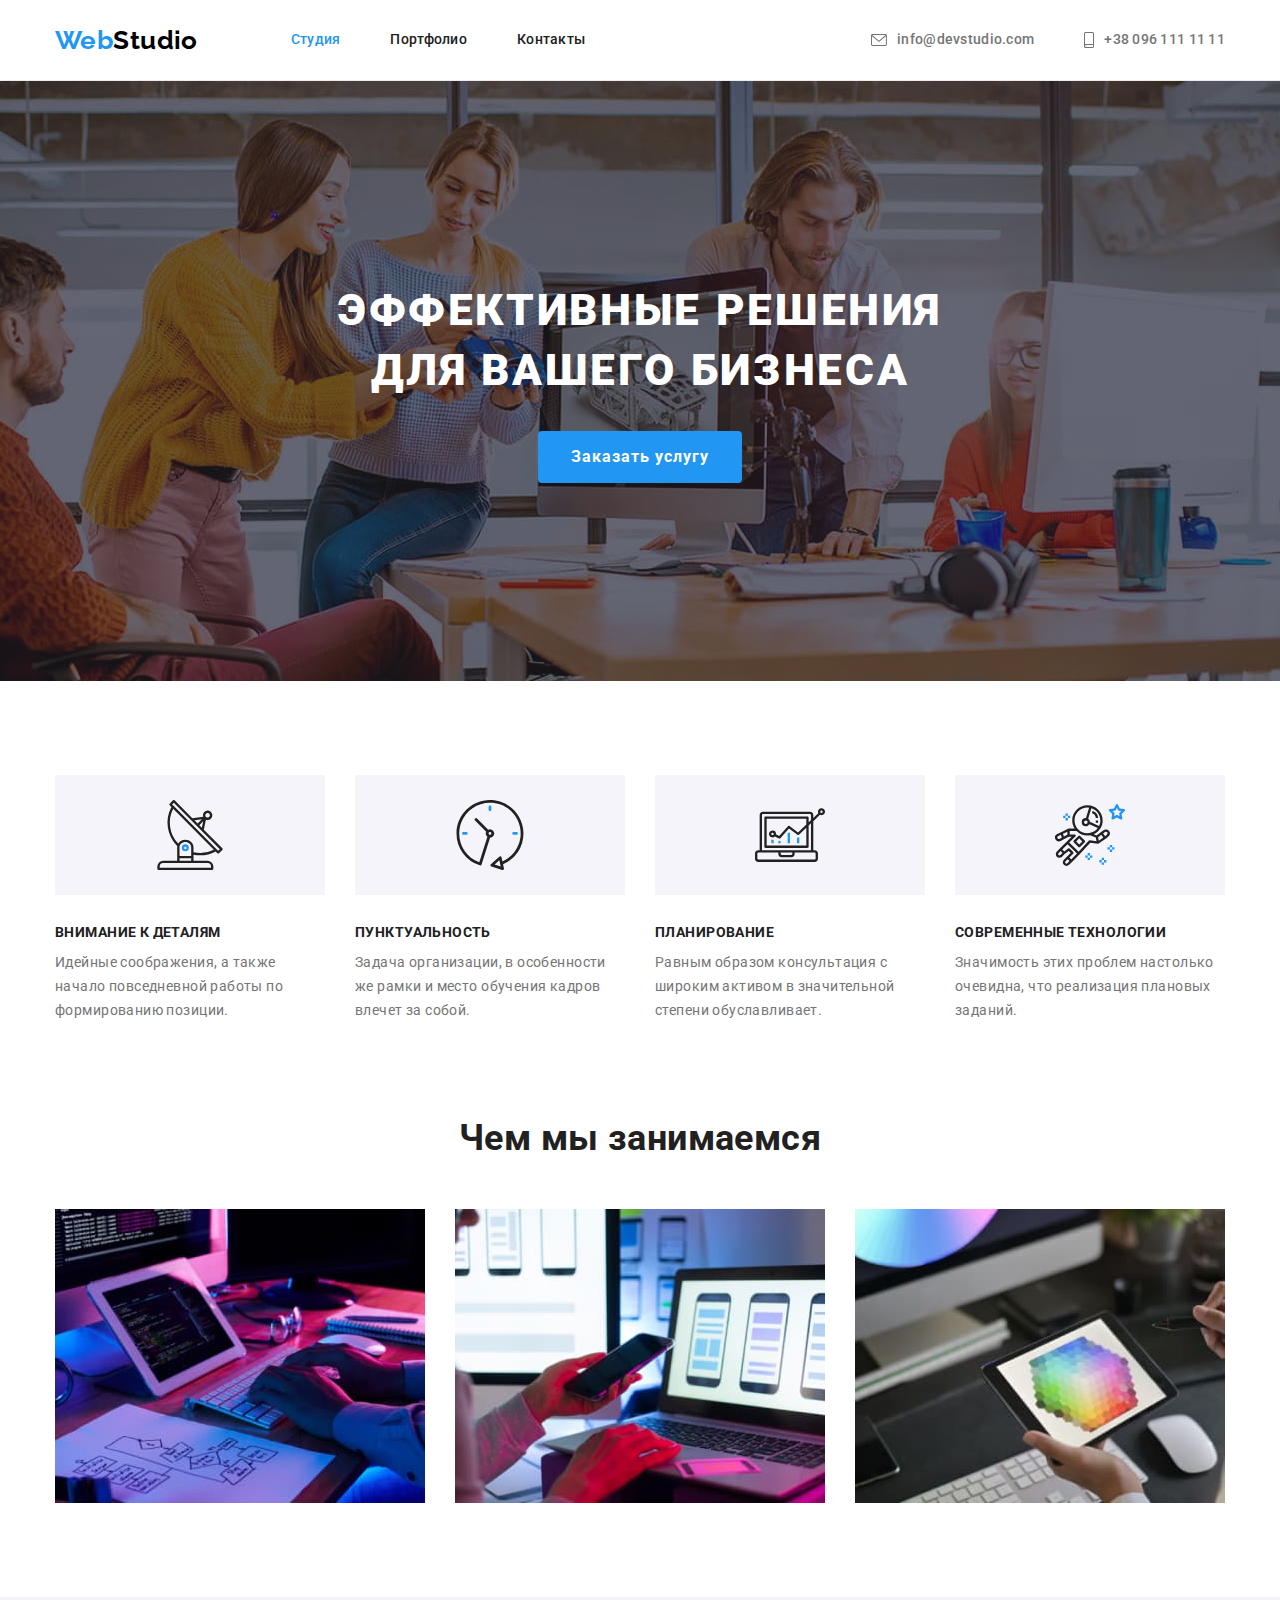
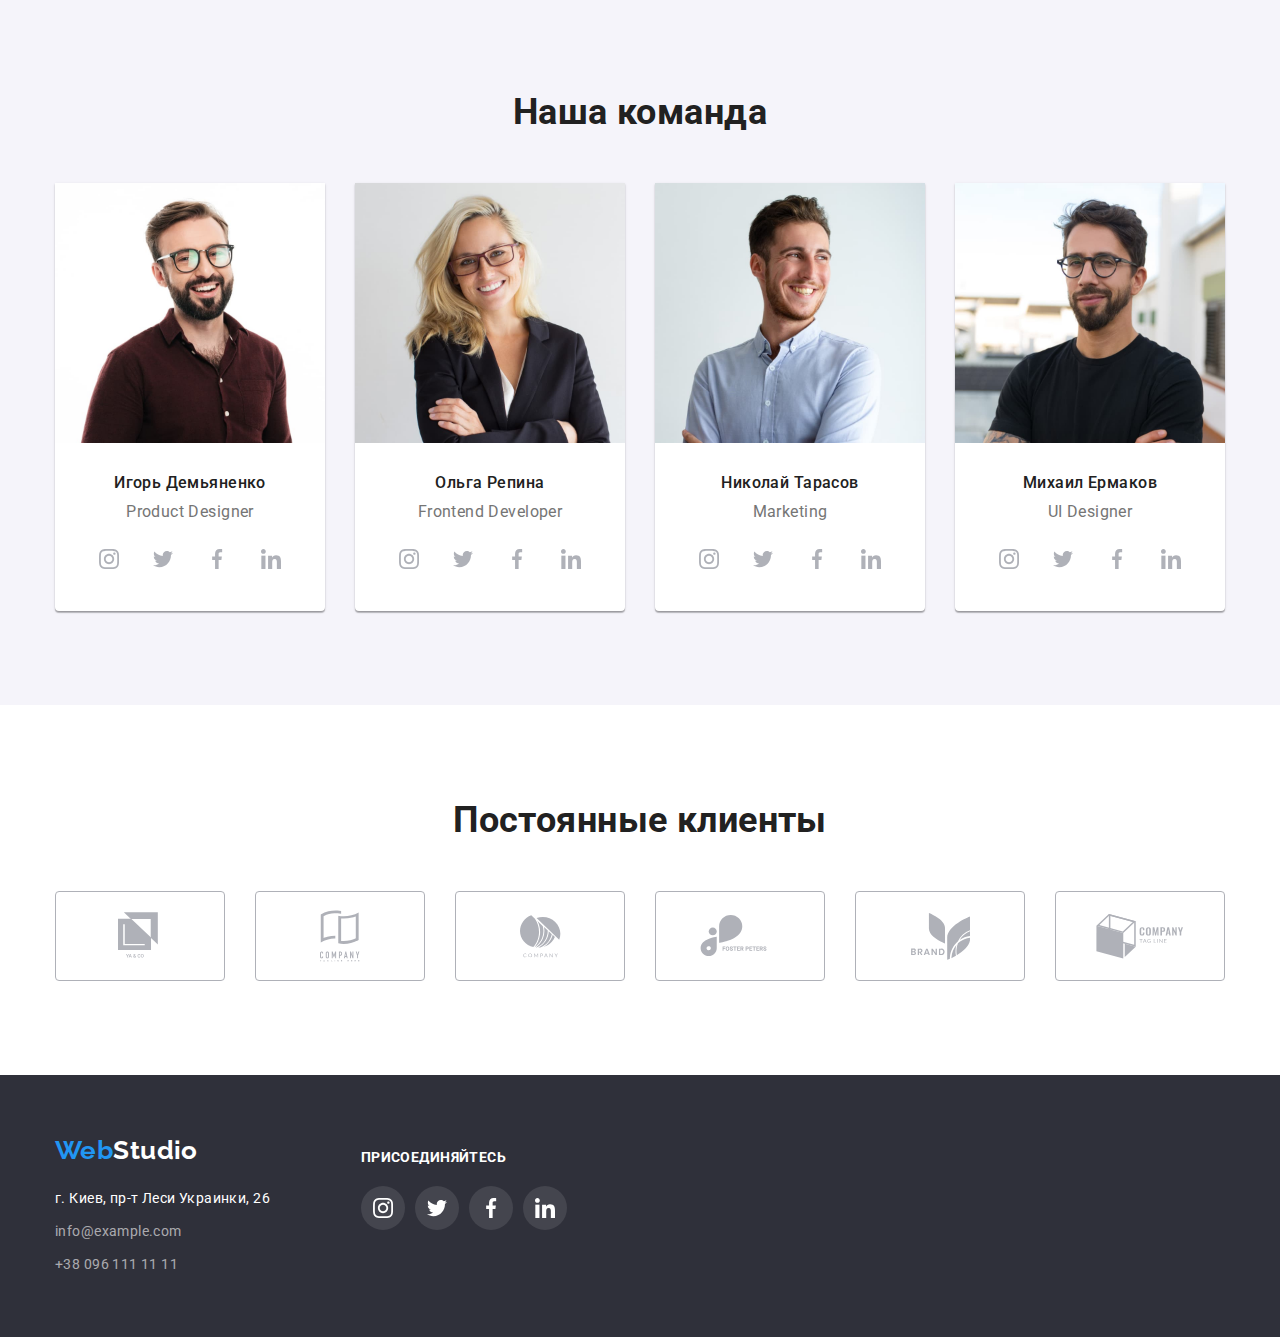
<file: index.html>
<!DOCTYPE html>
<html lang="ru">
  <head>
    <meta charset="UTF-8" />
    <meta http-equiv="X-UA-Compatible" content="IE=edge" />
    <meta name="viewport" content="width=device-width, initial-scale=1.0" />
    <title>WebStudio</title>
    <link
      rel="stylesheet"
      href="https://cdnjs.cloudflare.com/ajax/libs/modern-normalize/0.2.0/modern-normalize.min.css"
    />
    <link rel="preconnect" href="https://fonts.gstatic.com" />
    <link
      href="https://fonts.googleapis.com/css2?family=Raleway:wght@700&family=Roboto:wght@400;500;700;900&display=swap"
      rel="stylesheet"
    />
    <link rel="stylesheet" href="./css/styles.css" />
  </head>

  <body>
    <!-- Шапка сайта -->
    <header class="header">
      <div class="container">
        <div class="nav-main">
          <nav class="nav">
            <a href="./index.html" class="link logo"> Web<span class="accent">Studio</span> </a>

            <ul class="nav-section">
              <li class="nav-item"><a href="./index.html" class="link current">Студия</a></li>
              <li class="nav-item"><a href="./portfolio.html" class="link">Портфолио</a></li>
              <li class="nav-item"><a href="" class="link">Контакты</a></li>
            </ul>
          </nav>
          <ul class="address-header">
            <li class="nav-address">
              <a href="mailto:info@devstudio.com" class="link">
                <svg class="icon-address" width="16" height="12">
                  <use href="./images/icons/sprite.svg#icon-mail"></use>
                </svg>
                info@devstudio.com
              </a>
            </li>
            <li class="nav-address">
              <a href="tel:+380961111111" class="link">
                <svg class="icon-address" width="10" height="16">
                  <use href="./images/icons/sprite.svg#icon-phone"></use>
                </svg>
                +38 096 111 11 11
              </a>
            </li>
          </ul>
        </div>
      </div>
    </header>

    <main>
      <!-- Герой -->
      <section class="hero">
        <div class="hero-container">
          <h1 class="hero-title">Эффективные решения для вашего бизнеса</h1>
          <button type="button" class="button-primary">Заказать услугу</button>
        </div>
      </section>

      <!-- Особенности -->
      <section class="section">
        <div class="container">
          <h2 class="visually-hidden">Особенности</h2>
          <ul class="features">
            <li class="features-list">
              <h3 class="features-title">Внимание к деталям</h3>
              <p class="features-text">
                Идейные соображения, а также начало повседневной работы по формированию позиции.
              </p>
            </li>
            <li class="features-list">
              <h3 class="features-title">Пунктуальность</h3>
              <p class="features-text">
                Задача организации, в особенности же рамки и место обучения кадров влечет за собой.
              </p>
            </li>
            <li class="features-list">
              <h3 class="features-title">Планирование</h3>
              <p class="features-text">
                Равным образом консультация с широким активом в значительной степени обуславливает.
              </p>
            </li>
            <li class="features-list">
              <h3 class="features-title">Современные технологии</h3>
              <p class="features-text">Значимость этих проблем настолько очевидна, что реализация плановых заданий.</p>
            </li>
          </ul>
        </div>
      </section>

      <!-- Чем мы занимаемся -->
      <section class="section no-padding">
        <div class="container">
          <h2 class="title">Чем мы занимаемся</h2>
          <ul class="work">
            <li class="work-item">
              <img src="./images/doing/box-1.jpg" alt="Десктопные приложения" width="370" />
            </li>
            <li class="work-item">
              <img src="./images/doing/box-2.jpg" alt="Мобильные приложения" width="370" />
            </li>
            <li class="work-item">
              <img src="./images/doing/box-3.jpg" alt="Дизайнерские решения" width="370" />
            </li>
          </ul>
        </div>
      </section>

      <!-- Наша команда -->
      <section class="section team">
        <div class="container">
          <h2 class="title">Наша команда</h2>
          <ul class="team-list">
            <li class="team-item">
              <img src="./images/team/photo-product-designer.jpg" alt="фото дизайнер" width="270" />
              <div class="team-thumb">
                <h3 class="team-member">Игорь Демьяненко</h3>
                <p class="team-text">Product Designer</p>
                <ul class="social-icons-list">
                  <li class="social-icons-item">
                    <a href="" class="social-icons-link" target="_blank" rel="noopener noreferrer">
                      <svg class="icon">
                        <use href="./images/icons/sprite.svg#icon-instagram"></use>
                      </svg>
                    </a>
                  </li>
                  <li class="social-icons-item">
                    <a href="" class="social-icons-link" target="_blank" rel="noopener noreferrer">
                      <svg class="icon">
                        <use href="./images/icons/sprite.svg#icon-twitter"></use>
                      </svg>
                    </a>
                  </li>
                  <li class="social-icons-item">
                    <a href="" class="social-icons-link" target="_blank" rel="noopener noreferrer">
                      <svg class="icon">
                        <use href="./images/icons/sprite.svg#icon-facebook"></use>
                      </svg>
                    </a>
                  </li>
                  <li class="social-icons-item">
                    <a href="" class="social-icons-link" target="_blank" rel="noopener noreferrer">
                      <svg class="icon">
                        <use href="./images/icons/sprite.svg#icon-linkedin"></use>
                      </svg>
                    </a>
                  </li>
                </ul>
              </div>
            </li>
            <li class="team-item">
              <img src="./images/team/photo-frontend-developer.jpg" alt="фото разработчик" width="270" />
              <div class="team-thumb">
                <h3 class="team-member">Ольга Репина</h3>
                <p class="team-text">Frontend Developer</p>
                <ul class="social-icons-list">
                  <li class="social-icons-item">
                    <a href="" class="social-icons-link" target="_blank" rel="noopener noreferrer">
                      <svg class="icon">
                        <use href="./images/icons/sprite.svg#icon-instagram"></use>
                      </svg>
                    </a>
                  </li>
                  <li class="social-icons-item">
                    <a href="" class="social-icons-link" target="_blank" rel="noopener noreferrer">
                      <svg class="icon">
                        <use href="./images/icons/sprite.svg#icon-twitter"></use>
                      </svg>
                    </a>
                  </li>
                  <li class="social-icons-item">
                    <a href="" class="social-icons-link" target="_blank" rel="noopener noreferrer">
                      <svg class="icon">
                        <use href="./images/icons/sprite.svg#icon-facebook"></use>
                      </svg>
                    </a>
                  </li>
                  <li class="social-icons-item">
                    <a href="" class="social-icons-link" target="_blank" rel="noopener noreferrer">
                      <svg class="icon">
                        <use href="./images/icons/sprite.svg#icon-linkedin"></use>
                      </svg>
                    </a>
                  </li>
                </ul>
              </div>
            </li>
            <li class="team-item">
              <img src="./images/team/photo-marketing.jpg" alt="фото маркетолог" width="270" />
              <div class="team-thumb">
                <h3 class="team-member">Николай Тарасов</h3>
                <p class="team-text">Marketing</p>
                <ul class="social-icons-list">
                  <li class="social-icons-item">
                    <a href="" class="social-icons-link" target="_blank" rel="noopener noreferrer">
                      <svg class="icon">
                        <use href="./images/icons/sprite.svg#icon-instagram"></use>
                      </svg>
                    </a>
                  </li>
                  <li class="social-icons-item">
                    <a href="" class="social-icons-link" target="_blank" rel="noopener noreferrer">
                      <svg class="icon">
                        <use href="./images/icons/sprite.svg#icon-twitter"></use>
                      </svg>
                    </a>
                  </li>
                  <li class="social-icons-item">
                    <a href="" class="social-icons-link" target="_blank" rel="noopener noreferrer">
                      <svg class="icon">
                        <use href="./images/icons/sprite.svg#icon-facebook"></use>
                      </svg>
                    </a>
                  </li>
                  <li class="social-icons-item">
                    <a href="" class="social-icons-link" target="_blank" rel="noopener noreferrer">
                      <svg class="icon">
                        <use href="./images/icons/sprite.svg#icon-linkedin"></use>
                      </svg>
                    </a>
                  </li>
                </ul>
              </div>
            </li>
            <li class="team-item">
              <img src="./images/team/photo-ui-designer.jpg" alt="фото дизайнер2" width="270" />
              <div class="team-thumb">
                <h3 class="team-member">Михаил Ермаков</h3>
                <p class="team-text">UI Designer</p>
                <ul class="social-icons-list">
                  <li class="social-icons-item">
                    <a href="" class="social-icons-link" target="_blank" rel="noopener noreferrer">
                      <svg class="icon">
                        <use href="./images/icons/sprite.svg#icon-instagram"></use>
                      </svg>
                    </a>
                  </li>
                  <li class="social-icons-item">
                    <a href="" class="social-icons-link" target="_blank" rel="noopener noreferrer">
                      <svg class="icon">
                        <use href="./images/icons/sprite.svg#icon-twitter"></use>
                      </svg>
                    </a>
                  </li>
                  <li class="social-icons-item">
                    <a href="" class="social-icons-link" target="_blank" rel="noopener noreferrer">
                      <svg class="icon">
                        <use href="./images/icons/sprite.svg#icon-facebook"></use>
                      </svg>
                    </a>
                  </li>
                  <li class="social-icons-item">
                    <a href="" class="social-icons-link" target="_blank" rel="noopener noreferrer">
                      <svg class="icon">
                        <use href="./images/icons/sprite.svg#icon-linkedin"></use>
                      </svg>
                    </a>
                  </li>
                </ul>
              </div>
            </li>
          </ul>
        </div>
      </section>

      <!-- Постоянные клиенты -->
      <section class="section clients">
        <div class="container">
          <h2 class="title">Постоянные клиенты</h2>
          <ul class="clients-list">
            <li class="clients-item">
              <a href="" class="clients-link" target="_blank" rel="noopener noreferrer">
                <svg class="client" width="44" height="49">
                  <use href="./images/icons/sprite.svg#icon-logo-1"></use>
                </svg>
              </a>
            </li>
            <li class="clients-item">
              <a href="" class="clients-link" target="_blank" rel="noopener noreferrer">
                <svg class="client" width="40" height="52">
                  <use href="./images/icons/sprite.svg#icon-logo-2"></use>
                </svg>
              </a>
            </li>
            <li class="clients-item">
              <a href="" class="clients-link" target="_blank" rel="noopener noreferrer">
                <svg class="client" width="41" height="43">
                  <use href="./images/icons/sprite.svg#icon-logo-3"></use>
                </svg>
              </a>
            </li>
            <li class="clients-item">
              <a href="" class="clients-link" target="_blank" rel="noopener noreferrer">
                <svg class="client" width="80" height="42">
                  <use href="./images/icons/sprite.svg#icon-logo-4"></use>
                </svg>
              </a>
            </li>
            <li class="clients-item">
              <a href="" class="clients-link" target="_blank" rel="noopener noreferrer">
                <svg class="client" width="59" height="47">
                  <use href="./images/icons/sprite.svg#icon-logo-5"></use>
                </svg>
              </a>
            </li>
            <li class="clients-item">
              <a href="" class="clients-link" target="_blank" rel="noopener noreferrer">
                <svg class="client" width="88" height="45">
                  <use href="./images/icons/sprite.svg#icon-logo-6"></use>
                </svg>
              </a>
            </li>
          </ul>
        </div>
      </section>
    </main>

    <!-- Футер -->
    <footer class="footer">
      <div class="container">
        <div class="footer-main">
          <div class="footer-left">
            <a href="./index.html" class="link logo"> Web<span class="accent">Studio</span> </a>
            <address class="address">
              <ul class="address-list">
                <li class="address-item">
                  <a href="" class="link map">г. Киев, пр-т Леси Украинки, 26</a>
                </li>
                <li class="address-item">
                  <a href="mailto:info@example.com" class="link">info@example.com</a>
                </li>
                <li class="address-item">
                  <a href="tel:+380961111111" class="link">+38 096 111 11 11</a>
                </li>
              </ul>
            </address>
          </div>
          <div class="footer-center">
            <b class="caption">присоединяйтесь</b>
            <ul class="social-icons-list">
              <li class="social-icons-item">
                <a href="" class="social-icons-link" target="_blank" rel="noopener noreferrer">
                  <svg class="icon">
                    <use href="./images/icons/sprite.svg#icon-instagram"></use>
                  </svg>
                </a>
              </li>
              <li class="social-icons-item">
                <a href="" class="social-icons-link" target="_blank" rel="noopener noreferrer">
                  <svg class="icon">
                    <use href="./images/icons/sprite.svg#icon-twitter"></use>
                  </svg>
                </a>
              </li>
              <li class="social-icons-item">
                <a href="" class="social-icons-link" target="_blank" rel="noopener noreferrer">
                  <svg class="icon">
                    <use href="./images/icons/sprite.svg#icon-facebook"></use>
                  </svg>
                </a>
              </li>
              <li class="social-icons-item">
                <a href="" class="social-icons-link" target="_blank" rel="noopener noreferrer">
                  <svg class="icon">
                    <use href="./images/icons/sprite.svg#icon-linkedin"></use>
                  </svg>
                </a>
              </li>
            </ul>
          </div>
        </div>
      </div>
    </footer>
  </body>
</html>
</file>
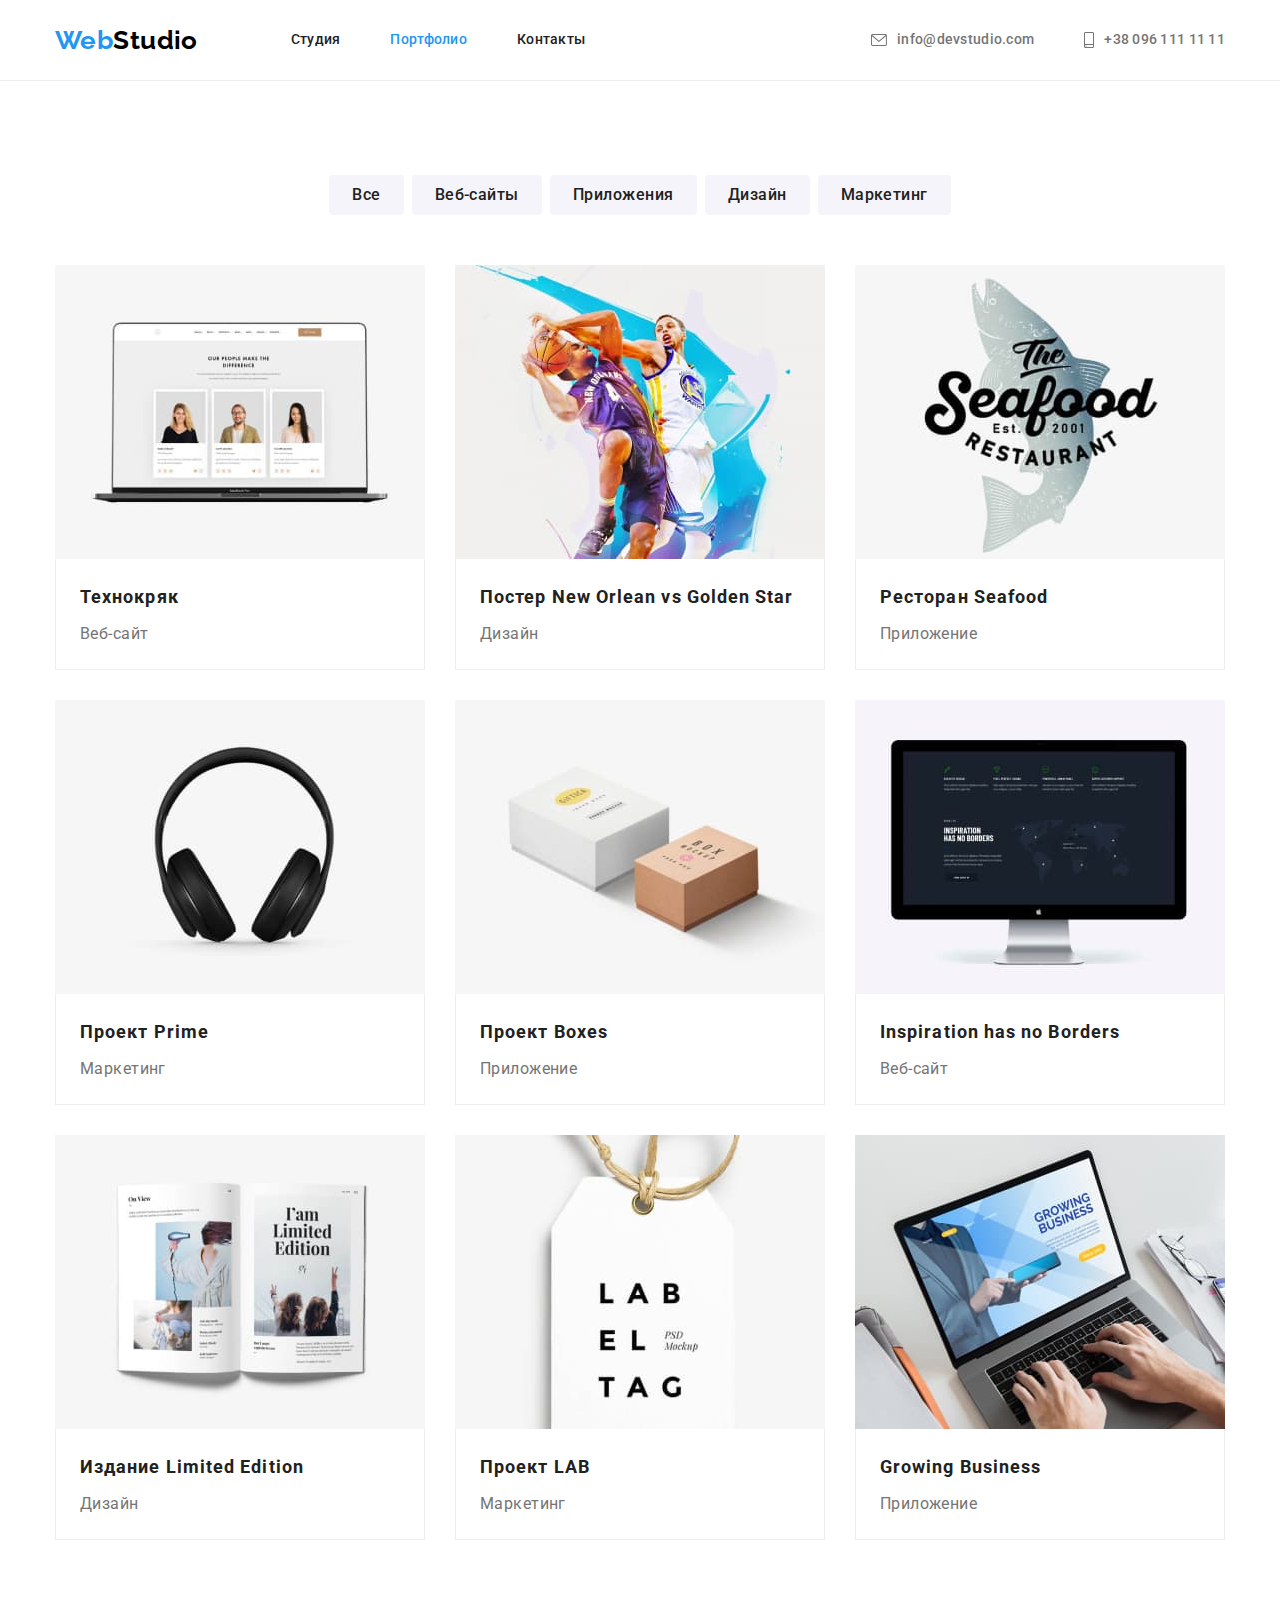
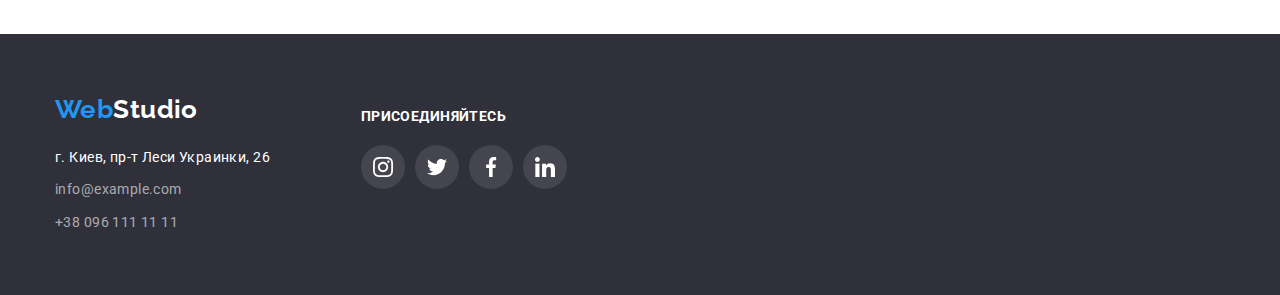
<file: portfolio.html>
<!DOCTYPE html>
<html lang="ru">
  <head>
    <meta charset="UTF-8" />
    <meta http-equiv="X-UA-Compatible" content="IE=edge" />
    <meta name="viewport" content="width=device-width, initial-scale=1.0" />
    <title>Portfolio</title>
    <link
      rel="stylesheet"
      href="https://cdnjs.cloudflare.com/ajax/libs/modern-normalize/0.2.0/modern-normalize.min.css"
    />
    <link rel="preconnect" href="https://fonts.gstatic.com" />
    <link
      href="https://fonts.googleapis.com/css2?family=Raleway:wght@700&family=Roboto:wght@400;500;700;900&display=swap"
      rel="stylesheet"
    />
    <link rel="stylesheet" href="./css/styles.css" />
  </head>
  <body>
    <!-- Шапка сайта -->
    <header class="header">
      <div class="container">
        <div class="nav-main">
          <nav class="nav">
            <a href="./index.html" class="link logo"> Web<span class="accent">Studio</span> </a>

            <ul class="nav-section">
              <li class="nav-item"><a href="./index.html" class="link">Студия</a></li>
              <li class="nav-item"><a href="./portfolio.html" class="link current">Портфолио</a></li>
              <li class="nav-item"><a href="" class="link">Контакты</a></li>
            </ul>
          </nav>
          <ul class="address-header">
            <li class="nav-address">
              <a href="mailto:info@devstudio.com" class="link">
                <svg class="icon-address" width="16" height="12">
                  <use href="./images/icons/sprite.svg#icon-mail"></use>
                </svg>
                info@devstudio.com
              </a>
            </li>
            <li class="nav-address">
              <a href="tel:+380961111111" class="link">
                <svg class="icon-address" width="10" height="16">
                  <use href="./images/icons/sprite.svg#icon-phone"></use>
                </svg>
                +38 096 111 11 11
              </a>
            </li>
          </ul>
        </div>
      </div>
    </header>

    <main>
      <!-- Фильтр -->
      <section class="section">
        <div class="container">
          <h1 class="visually-hidden">Портфолио</h1>
          <ul class="button-set">
            <li class="button-item">
              <button type="button" class="button-secondary">Все</button>
            </li>
            <li class="button-item">
              <button type="button" class="button-secondary">Веб-сайты</button>
            </li>
            <li class="button-item">
              <button type="button" class="button-secondary">Приложения</button>
            </li>
            <li class="button-item">
              <button type="button" class="button-secondary">Дизайн</button>
            </li>
            <li class="button-item">
              <button type="button" class="button-secondary">Маркетинг</button>
            </li>
          </ul>

          <!-- Работы -->
          <ul class="card-set">
            <li class="card-item">
              <a href="" class="link">
                <img src="./images/portfolio/techno.jpg" alt="сайт на экране ноутбука" width="370" />
                <div class="card-content">
                  <h2 class="card-title">Технокряк</h2>
                  <p class="card-text">Веб-сайт</p>
                </div>
              </a>
            </li>

            <li class="card-item">
              <a href="" class="link">
                <img src="./images/portfolio/poster.jpg" alt="постер с игроками" width="370" />
                <div class="card-content">
                  <h2 class="card-title">Постер New Orlean vs Golden Star</h2>
                  <p class="card-text">Дизайн</p>
                </div>
              </a>
            </li>

            <li class="card-item">
              <a href="" class="link">
                <img src="./images/portfolio/seafood.jpg" alt="лого приложения" width="370" />
                <div class="card-content">
                  <h2 class="card-title">Ресторан Seafood</h2>
                  <p class="card-text">Приложение</p>
                </div>
              </a>
            </li>

            <li class="card-item">
              <a href="" class="link">
                <img src="./images/portfolio/prime.jpg" alt="наушники" width="370" />
                <div class="card-content">
                  <h2 class="card-title">Проект Prime</h2>
                  <p class="card-text">Маркетинг</p>
                </div>
              </a>
            </li>

            <li class="card-item">
              <a href="" class="link">
                <img src="./images/portfolio/boxes.jpg" alt="коробки" width="370" />
                <div class="card-content">
                  <h2 class="card-title">Проект Boxes</h2>
                  <p class="card-text">Приложение</p>
                </div>
              </a>
            </li>

            <li class="card-item">
              <a href="" class="link">
                <img src="./images/portfolio/inspiration.jpg" alt="сайт на мониторе" width="370" />
                <div class="card-content">
                  <h2 class="card-title">Inspiration has no Borders</h2>
                  <p class="card-text">Веб-сайт</p>
                </div>
              </a>
            </li>

            <li class="card-item">
              <a href="" class="link">
                <img src="./images/portfolio/limited-edition.jpg" alt="развернутая книга" width="370" />
                <div class="card-content">
                  <h2 class="card-title">Издание Limited Edition</h2>
                  <p class="card-text">Дизайн</p>
                </div>
              </a>
            </li>

            <li class="card-item">
              <a href="" class="link">
                <img src="./images/portfolio/lab.jpg" alt="лого на бирке" width="370" />
                <div class="card-content">
                  <h2 class="card-title">Проект LAB</h2>
                  <p class="card-text">Маркетинг</p>
                </div>
              </a>
            </li>

            <li class="card-item">
              <a href="" class="link">
                <img src="./images/portfolio/growing-business.jpg" alt="заставка приложения на ноутбуке" width="370" />
                <div class="card-content">
                  <h2 class="card-title">Growing Business</h2>
                  <p class="card-text">Приложение</p>
                </div>
              </a>
            </li>
          </ul>
        </div>
      </section>
    </main>

    <!-- Футер -->
    <footer class="footer">
      <div class="container">
        <div class="footer-main">
          <div class="footer-left">
            <a href="./index.html" class="link logo"> Web<span class="accent">Studio</span> </a>
            <address class="address">
              <ul class="address-list">
                <li class="address-item">
                  <a href="" class="link map">г. Киев, пр-т Леси Украинки, 26</a>
                </li>
                <li class="address-item">
                  <a href="mailto:info@example.com" class="link">info@example.com</a>
                </li>
                <li class="address-item">
                  <a href="tel:+380961111111" class="link">+38 096 111 11 11</a>
                </li>
              </ul>
            </address>
          </div>
          <div class="footer-center">
            <b class="caption">присоединяйтесь</b>
            <ul class="social-icons-list">
              <li class="social-icons-item">
                <a href="" class="social-icons-link" target="_blank" rel="noopener noreferrer">
                  <svg class="icon">
                    <use href="./images/icons/sprite.svg#icon-instagram"></use>
                  </svg>
                </a>
              </li>
              <li class="social-icons-item">
                <a href="" class="social-icons-link" target="_blank" rel="noopener noreferrer">
                  <svg class="icon">
                    <use href="./images/icons/sprite.svg#icon-twitter"></use>
                  </svg>
                </a>
              </li>
              <li class="social-icons-item">
                <a href="" class="social-icons-link" target="_blank" rel="noopener noreferrer">
                  <svg class="icon">
                    <use href="./images/icons/sprite.svg#icon-facebook"></use>
                  </svg>
                </a>
              </li>
              <li class="social-icons-item">
                <a href="" class="social-icons-link" target="_blank" rel="noopener noreferrer">
                  <svg class="icon">
                    <use href="./images/icons/sprite.svg#icon-linkedin"></use>
                  </svg>
                </a>
              </li>
            </ul>
          </div>
        </div>
      </div>
    </footer>
  </body>
</html>
</file>
<file: css/styles.css>
:root {
  --primary-text-color: #757575;
  --title-text-color: #212121;
  --accent-color: #2196f3;
  --hover-color-button: #188ce8;
  --primary-black-color: #000000;
  --primary-white-color: #ffffff;
  --address-footer-color: #ffffff99;
  --bcg-color: #2f303a;
  --bcg-color-hero: #c4c4c4;
  --bcg-color-grey: #f5f4fa;
  --border-line-header: #ececec;
  --border-line-card: #eeeeee;
  --social-link-color: #afb1b8;
}

/* font-family: 'Raleway', sans-serif;
font-family: 'Roboto', sans-serif; */

/* outline: 5px solid tomato; */

/* Стили для всего сайта */
body {
  font-family: Roboto, sans-serif;
  font-style: normal;
  font-weight: 400;
  font-size: 14px;
  line-height: 1.71;
  letter-spacing: 0.03em;
  background-color: var(--primary-white-color);
  color: var(--primary-text-color);
}

img {
  display: block;
  max-width: 100%;
  height: auto;
}

ul {
  padding: 0;
  margin: 0;
  list-style: none;
}

h1,
h2,
h3,
h4,
h5,
h6,
p {
  margin: 0;
}

.link {
  text-decoration: none;
  color: inherit;
}

.link:hover,
.link:focus {
  color: var(--accent-color);
}

.link.current {
  color: var(--accent-color);
}

.container {
  width: 1200px;
  padding-left: 15px;
  padding-right: 15px;

  margin-left: auto;
  margin-right: auto;
}

.section {
  padding-top: 94px;
  padding-bottom: 94px;
}

/* ГЛАВНАЯ */

/* ХЕДЕР */
/* Лого */
.header {
  border-bottom: 1px solid var(--border-line-header);
}

.logo {
  margin-right: 93px;
  font-family: Raleway;
  font-weight: 700;
  font-size: 26px;
  line-height: 1.19;
  color: var(--accent-color);
}

.nav .accent {
  color: var(--primary-black-color);
}

/* Область навигации */
.nav-main {
  display: flex;
  align-items: center;
  justify-content: space-between;
}

.nav {
  display: flex;
  align-items: center;
}

.nav-section {
  display: flex;
  font-weight: 500;
  line-height: 1.14;
  letter-spacing: 0.02em;
  color: var(--title-text-color);
}

.nav-item:not(:last-child) {
  margin-right: 50px;
}

/* Увеличиваем область нажатия ссылок */
.nav-item .link {
  padding-top: 32px;
  padding-bottom: 32px;
  display: inline-block;
}

/* Адреса */
.address-header {
  display: flex;
  font-weight: 500;
  line-height: 1.14;
  letter-spacing: 0.02em;
  color: var(--primary-text-color);
}

.nav-address:not(:last-child) {
  margin-right: 50px;
}

.icon-address {
  fill: currentColor;
  margin-right: 10px;
}

/* Увеличиваем область нажатия ссылок */
.nav-address .link {
  display: flex;
  align-items: center;
  padding-top: 32px;
  padding-bottom: 32px;
}

/* ГЕРОЙ */
.hero {
  background-color: var(--bcg-color-hero);
}

.hero-container {
  max-width: 1600px;
  height: 600px;
  margin-right: auto;
  margin-left: auto;
  padding-top: 200px;
  padding-bottom: 200px;
  background-image: linear-gradient(rgba(47, 48, 58, 0.4), rgba(47, 48, 58, 0.4)), url('../images/hero.jpg');
  background-repeat: no-repeat;
  background-position: center;
  background-size: cover;
}

.hero-title {
  margin-left: auto;
  margin-right: auto;
  margin-bottom: 30px;
  width: 630px;
  font-weight: 900;
  font-size: 44px;
  line-height: 1.36;
  text-align: center;
  letter-spacing: 0.06em;
  text-transform: uppercase;
  color: var(--primary-white-color);
}

/* Кнопка */
.button-primary {
  display: block;
  margin-left: auto;
  margin-right: auto;
  border-radius: 4px;
  padding: 10px 32px;
  min-width: 200px;
  border: 1px solid transparent;

  font-family: inherit;
  font-weight: 700;
  font-size: 16px;
  line-height: 1.87;
  letter-spacing: 0.06em;
  color: var(--primary-white-color);
  background-color: var(--accent-color);
  cursor: pointer;
}

.button-primary:hover,
.button-primary:focus {
  color: var(--primary-white-color);
  background-color: var(--hover-color-button);
}

/* ОСОБЕННОСТИ */
/* Прячем заголовок уровня h2, как Julia Kleimenova показывала на занятии */
.visually-hidden {
  position: absolute !important;
  clip: rect(1px 1px 1px 1px);
  clip: rect(1px, 1px, 1px, 1px);
  padding: 0 !important;
  border: 0 !important;
  height: 1px !important;
  width: 1px !important;
  overflow: hidden;
}

.features {
  display: flex;
}

/* Первый вариант размещения внутри флекс */
.features-list:not(:last-child) {
  margin-right: 30px;
}

.features-title {
  margin-bottom: 10px;
  font-weight: 700;
  font-size: 14px;
  line-height: 1.14;
  text-transform: uppercase;
  color: var(--title-text-color);
}

.features-list::before {
  content: '';
  display: block;
  width: 270px;
  height: 120px;
  margin-bottom: 30px;
  background-repeat: no-repeat;
  background-position: 50% 50%;
  background-color: var(--bcg-color-grey);
}

.features-list:nth-child(1)::before {
  background-image: url('../images/icons/antenna.svg');
}

.features-list:nth-child(2)::before {
  background-image: url('../images/icons/clock.svg');
}

.features-list:nth-child(3)::before {
  background-image: url('../images/icons/diagram.svg');
}

.features-list:nth-child(4)::before {
  background-image: url('../images/icons/astronaut.svg');
}

/* Чем мы занимаемся */
.title {
  margin-bottom: 50px;
  font-weight: 700;
  font-size: 36px;
  line-height: 1.17;
  text-align: center;
  color: var(--title-text-color);
}

.section.no-padding {
  padding-top: 0;
}

/* Второй вариант размещения внутри флекс */
.work {
  display: flex;
  justify-content: space-between;
}

/* НАША КОМАНДА */
.section.team {
  background-color: var(--bcg-color-grey);
}

/* Третий вариант размещения внутри флекс - через сетку */
.team-list {
  display: flex;
  flex-wrap: wrap;
  margin-left: -30px;
  margin-top: -30px;
}

.team-item {
  flex-basis: calc((100% - 30px * 4) / 4);
  text-align: center;
  margin-left: 30px;
  margin-top: 30px;
  font-size: 16px;
  line-height: 1.19;
  box-shadow: 0px 1px 3px rgba(0, 0, 0, 0.12), 0px 1px 1px rgba(0, 0, 0, 0.14), 0px 2px 1px rgba(0, 0, 0, 0.2);
  border-radius: 0px 0px 4px 4px;
  background-color: var(--primary-white-color);
}

.team-thumb {
  padding-top: 30px;
  padding-bottom: 30px;
}

.team-member {
  margin-bottom: 10px;
  font-weight: 500;
  font-size: 16px;
  line-height: 1.19;
  color: var(--title-text-color);
}
.team-text {
  margin-bottom: 16px;
}

.social-icons-list {
  display: inline-flex;
}

.social-icons-item:not(:last-child) {
  margin-right: 10px;
}

.social-icons-link {
  display: flex;
  justify-content: center;
  align-items: center;
  width: 44px;
  height: 44px;
  border-radius: 50%;
}

.social-icons-link:hover,
.social-icons-link:focus {
  background-color: var(--accent-color);
}

.icon {
  width: 20px;
  height: 20px;
  fill: var(--social-link-color);
}

.social-icons-link:hover .icon,
.social-icons-link:focus .icon {
  fill: var(--primary-white-color);
}

/* ПОСТОЯННЫЕ КЛИЕНТЫ */
.clients-list {
  display: flex;
  flex-wrap: wrap;
  margin-left: -30px;
  margin-top: -30px;
}
.clients-item {
  flex-basis: calc((100% - 180px) / 6);
  margin-left: 30px;
  margin-top: 30px;
}

.clients-link {
  display: flex;
  justify-content: center;
  align-items: center;
  width: 170px;
  height: 90px;
  border: 1px solid var(--social-link-color);
  border-radius: 4px;
}

.clients-link:hover,
.clients-link:focus {
  border: 1px solid var(--accent-color);
}

.clients-link:hover .client,
.clients-link:focus .client {
  fill: var(--accent-color);
}

.client {
  fill: var(--social-link-color);
}

/* ФУТЕР */
.footer {
  padding-top: 60px;
  padding-bottom: 60px;
  background-color: var(--bcg-color);
}

.footer-main {
  display: flex;
}

/* Лого, меняем цвет studio */
.footer .accent {
  color: var(--primary-white-color);
}

/* Область адресов с лого */
.address-list {
  margin-top: 20px;
  font-style: normal;
  color: var(--address-footer-color);
}

.address-item:not(:last-child) {
  margin-bottom: 9px;
}

.address-list .map {
  color: var(--primary-white-color);
}

.address-list .map:hover,
.address-list .map:focus {
  color: var(--accent-color);
}

.footer-left {
  margin-right: 70px;
}

/* Футер, часть по центру */

.caption {
  display: block;
  margin-top: 15px;
  margin-bottom: 20px;
  line-height: 1.14;
  text-transform: uppercase;
  color: var(--primary-white-color);
}

.footer-center .icon {
  fill: var(--primary-white-color);
}

.social-icons-link {
  background-color: #ffffff1a;
}

/* ПОРТФОЛИО */
/* Прячем заголовок уровня h1, как Julia Kleimenova показывала на занятии */

/* Фильтр */
.button-secondary {
  display: block;
  border-radius: 4px;
  padding: 6px 22px;
  border: 1px solid transparent;
  font-family: inherit;
  font-weight: 500;
  font-size: 16px;
  line-height: 1.62;
  text-align: center;
  letter-spacing: 0.03em;
  color: var(--title-text-color);
  background-color: var(--bcg-color-grey);
}

.button-secondary:hover,
.button-secondary:focus {
  color: var(--primary-white-color);
  background-color: var(--accent-color);
  cursor: pointer;
  box-shadow: 0px 3px 1px rgba(0, 0, 0, 0.1), 0px 1px 2px rgba(0, 0, 0, 0.08), 0px 2px 2px rgba(0, 0, 0, 0.12);
}

.button-set {
  display: flex;
  justify-content: center;
  margin-bottom: 50px;
}

.button-item:not(:last-child) {
  margin-right: 8px;
}

/* Работы */
.card-set {
  display: flex;
  flex-wrap: wrap;
  margin-left: -30px;
  margin-top: -30px;
}

.card-item {
  flex-basis: calc((100% - 30px * 3) / 3);
  margin-left: 30px;
  margin-top: 30px;
}

.card-item:hover,
.card-item:focus {
  box-shadow: 0px 1px 1px rgba(0, 0, 0, 0.12), 0px 4px 4px rgba(0, 0, 0, 0.06), 1px 4px 6px rgba(0, 0, 0, 0.16);
}

.card-content {
  padding-top: 20px;
  padding-right: 24px;
  padding-left: 24px;
  padding-bottom: 20px;
  border-right: 1px solid var(--border-line-card);
  border-bottom: 1px solid var(--border-line-card);
  border-left: 1px solid var(--border-line-card);
}

.card-title {
  font-weight: 700;
  font-size: 18px;
  line-height: 2;
  letter-spacing: 0.06em;
  color: var(--title-text-color);
}

.card-text {
  margin: 4px 0px 0px 0px;
  font-size: 16px;
  line-height: 1.87;
  color: var(--primary-text-color);
}
</file>
